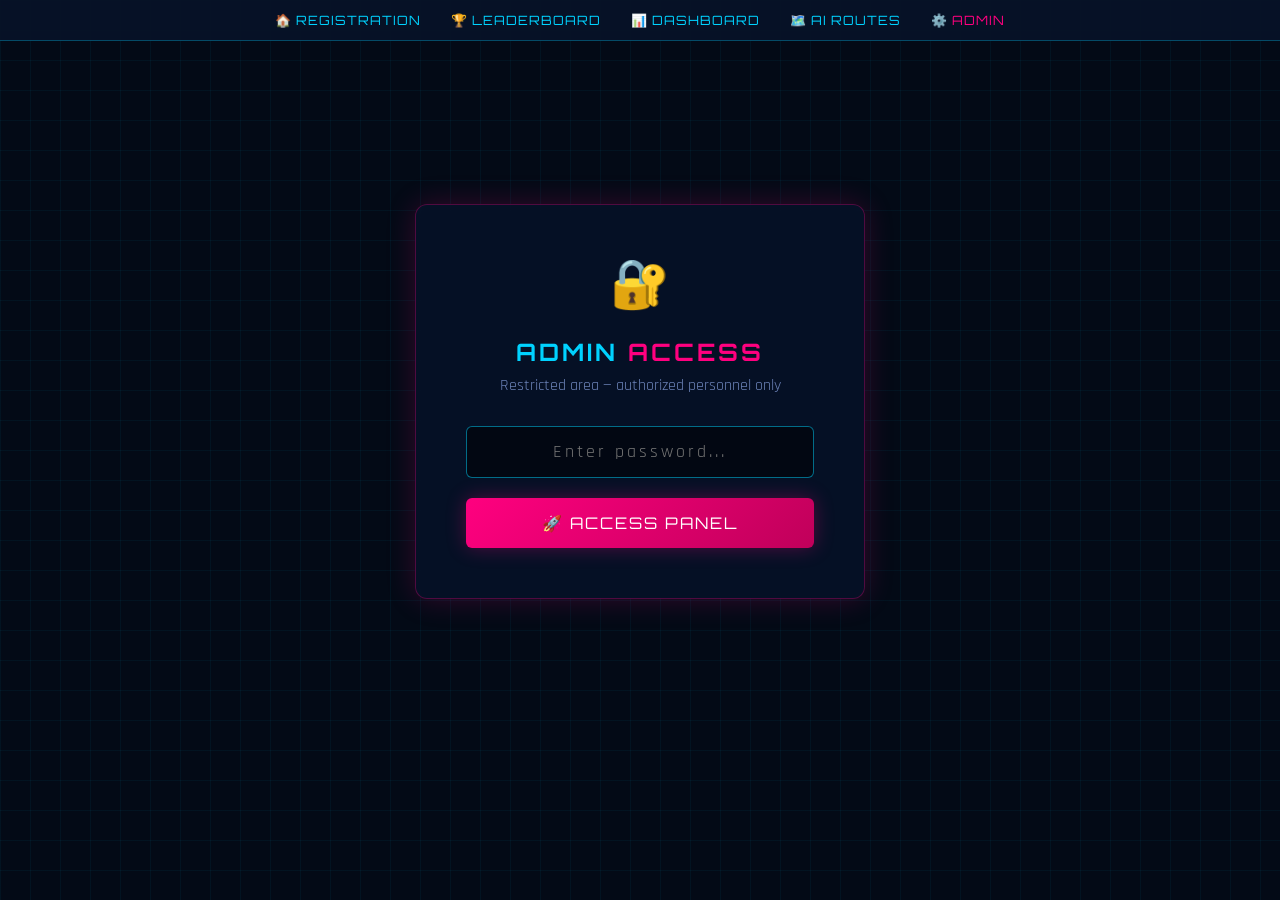
<file: frontend/admin.html>
<!DOCTYPE html>
<html lang="en">
<head>
    <meta charset="UTF-8">
    <meta name="viewport" content="width=device-width, initial-scale=1.0">
    <title>AeroRide | Admin Panel</title>
    <link href="https://fonts.googleapis.com/css2?family=Orbitron:wght@400;700&family=Rajdhani:wght@400;600&display=swap" rel="stylesheet">
    <style>
        :root {
            --bg-color: #030a16;
            --panel-bg: rgba(7, 18, 40, 0.85);
            --primary-blue: #00d2ff;
            --neon-pink: #ff007f;
            --text-main: #e0eaff;
            --text-muted: #6b82b8;
            --font-head: 'Orbitron', sans-serif;
            --font-body: 'Rajdhani', sans-serif;
        }

        * { box-sizing: border-box; margin: 0; padding: 0; }

        body {
            background-color: var(--bg-color);
            color: var(--text-main);
            font-family: var(--font-body);
            min-height: 100vh;
            padding: 0;
        }

        body::before {
            content: '';
            position: fixed;
            top: 0; left: 0; right: 0; bottom: 0;
            background: 
                linear-gradient(rgba(0, 210, 255, 0.05) 1px, transparent 1px),
                linear-gradient(90deg, rgba(0, 210, 255, 0.05) 1px, transparent 1px);
            background-size: 30px 30px;
            z-index: -1;
        }

        nav {
            width: 100%;
            background: rgba(7,18,40,0.95);
            padding: 12px 30px;
            display: flex;
            justify-content: center;
            gap: 30px;
            border-bottom: 1px solid rgba(0,210,255,0.3);
            position: sticky;
            top: 0;
            z-index: 999;
        }

        nav a {
            color: #00d2ff;
            text-decoration: none;
            font-family: var(--font-head);
            font-size: 0.8rem;
            letter-spacing: 1px;
            transition: color 0.3s;
        }

        nav a:hover { color: #ff007f; }
        nav a.active { color: #ff007f; }

        .page-content {
            padding: 40px 20px;
            max-width: 1200px;
            margin: 0 auto;
        }

        /* Login Section */
        .login-wrapper {
            display: flex;
            justify-content: center;
            align-items: center;
            min-height: 80vh;
        }

        .login-card {
            background: var(--panel-bg);
            border: 1px solid rgba(255, 0, 127, 0.3);
            border-radius: 12px;
            padding: 50px;
            width: 100%;
            max-width: 450px;
            text-align: center;
            box-shadow: 0 0 30px rgba(255, 0, 127, 0.2);
            backdrop-filter: blur(10px);
        }

        .login-card .lock-icon {
            font-size: 3rem;
            margin-bottom: 20px;
        }

        .login-card h2 {
            font-family: var(--font-head);
            color: var(--primary-blue);
            font-size: 1.5rem;
            letter-spacing: 3px;
            margin-bottom: 8px;
        }

        .login-card p {
            color: var(--text-muted);
            font-size: 1rem;
            margin-bottom: 30px;
        }

        .input-group {
            position: relative;
            margin-bottom: 20px;
        }

        .input-group input {
            width: 100%;
            background: rgba(0, 0, 0, 0.5);
            border: 1px solid rgba(0, 210, 255, 0.5);
            color: #fff;
            padding: 14px 16px;
            font-family: var(--font-body);
            font-size: 1.1rem;
            border-radius: 6px;
            outline: none;
            transition: all 0.3s;
            text-align: center;
            letter-spacing: 3px;
        }

        .input-group input:focus {
            border-color: var(--neon-pink);
            box-shadow: 0 0 10px rgba(255, 0, 127, 0.3);
        }

        .access-btn {
            width: 100%;
            background: linear-gradient(135deg, #ff007f, #c0005a);
            color: #fff;
            border: none;
            padding: 15px;
            font-family: var(--font-head);
            font-size: 1rem;
            letter-spacing: 2px;
            cursor: pointer;
            border-radius: 6px;
            text-transform: uppercase;
            transition: all 0.3s ease;
            box-shadow: 0 0 20px rgba(255, 0, 127, 0.3);
        }

        .access-btn:hover {
            background: linear-gradient(135deg, #ff3399, #ff007f);
            box-shadow: 0 0 30px rgba(255, 0, 127, 0.6);
            transform: translateY(-2px);
        }

        /* Admin Dashboard */
        .admin-header {
            display: flex;
            justify-content: space-between;
            align-items: center;
            margin-bottom: 30px;
            padding-bottom: 20px;
            border-bottom: 1px solid rgba(0, 210, 255, 0.3);
        }

        .admin-header h1 {
            font-family: var(--font-head);
            font-size: 1.8rem;
            color: var(--primary-blue);
            letter-spacing: 3px;
        }

        .admin-header h1 span { color: var(--neon-pink); }

        .stats-row {
            display: grid;
            grid-template-columns: repeat(auto-fit, minmax(180px, 1fr));
            gap: 16px;
            margin-bottom: 30px;
        }

        .stat-box {
            background: var(--panel-bg);
            border: 1px solid rgba(0, 210, 255, 0.2);
            border-radius: 10px;
            padding: 20px;
            text-align: center;
        }

        .stat-box h4 {
            font-family: var(--font-head);
            font-size: 0.7rem;
            color: var(--text-muted);
            letter-spacing: 1px;
            margin-bottom: 8px;
        }

        .stat-box p {
            font-family: var(--font-head);
            font-size: 2rem;
            color: var(--primary-blue);
        }

        .stat-box.pink p { color: var(--neon-pink); }

        .actions-bar {
            display: flex;
            gap: 15px;
            margin-bottom: 25px;
            flex-wrap: wrap;
        }

        .btn-danger {
            background: transparent;
            color: var(--neon-pink);
            border: 1px solid var(--neon-pink);
            padding: 10px 20px;
            font-family: var(--font-head);
            font-size: 0.75rem;
            letter-spacing: 1px;
            cursor: pointer;
            border-radius: 6px;
            text-transform: uppercase;
            transition: all 0.3s;
        }

        .btn-danger:hover {
            background: var(--neon-pink);
            color: #fff;
            box-shadow: 0 0 15px rgba(255, 0, 127, 0.4);
        }

        .btn-refresh {
            background: transparent;
            color: var(--primary-blue);
            border: 1px solid var(--primary-blue);
            padding: 10px 20px;
            font-family: var(--font-head);
            font-size: 0.75rem;
            letter-spacing: 1px;
            cursor: pointer;
            border-radius: 6px;
            text-transform: uppercase;
            transition: all 0.3s;
        }

        .btn-refresh:hover {
            background: var(--primary-blue);
            color: #000;
        }

        .table-wrapper {
            background: var(--panel-bg);
            border: 1px solid rgba(0, 210, 255, 0.2);
            border-radius: 12px;
            overflow: hidden;
        }

        .table-wrapper table {
            width: 100%;
            border-collapse: collapse;
        }

        .table-wrapper thead tr {
            background: rgba(0, 210, 255, 0.1);
            border-bottom: 2px solid rgba(0, 210, 255, 0.3);
        }

        .table-wrapper th {
            font-family: var(--font-head);
            color: var(--neon-pink);
            text-align: left;
            padding: 14px 16px;
            font-size: 0.75rem;
            letter-spacing: 1px;
        }

        .table-wrapper td {
            padding: 14px 16px;
            border-bottom: 1px solid rgba(0, 210, 255, 0.1);
            font-size: 1rem;
            color: var(--text-main);
        }

        .table-wrapper tr:last-child td { border-bottom: none; }

        .table-wrapper tr:hover td {
            background: rgba(255, 0, 127, 0.05);
        }

        .badge {
            display: inline-block;
            padding: 3px 10px;
            border-radius: 20px;
            font-size: 0.8rem;
            font-family: var(--font-head);
            letter-spacing: 1px;
        }

        .badge-beginner { background: rgba(0, 210, 255, 0.15); color: #00d2ff; border: 1px solid rgba(0,210,255,0.3); }
        .badge-intermediate { background: rgba(255, 165, 0, 0.15); color: #ffa500; border: 1px solid rgba(255,165,0,0.3); }
        .badge-advanced { background: rgba(255, 0, 127, 0.15); color: #ff007f; border: 1px solid rgba(255,0,127,0.3); }

        .btn-delete {
            background: transparent;
            border: 1px solid rgba(255, 0, 127, 0.5);
            color: #ff007f;
            padding: 5px 12px;
            cursor: pointer;
            font-family: var(--font-head);
            font-size: 0.65rem;
            letter-spacing: 1px;
            border-radius: 4px;
            transition: all 0.3s;
        }

        .btn-delete:hover {
            background: rgba(255, 0, 127, 0.2);
            border-color: #ff007f;
        }

        .hidden { display: none; }

        .rank-num {
            color: var(--primary-blue);
            font-family: var(--font-head);
            font-weight: bold;
        }

        .empty-state {
            text-align: center;
            padding: 60px 20px;
            color: var(--text-muted);
            font-size: 1.1rem;
        }
    </style>
</head>
<body>

<nav>
    <a href="/frontend/index.html">🏠 REGISTRATION</a>
    <a href="/frontend/leaderboard.html">🏆 LEADERBOARD</a>
    <a href="/dashboard/index.html">📊 DASHBOARD</a>
    <a href="/frontend/routes.html">🗺️ AI ROUTES</a>
    <a href="/frontend/admin.html" class="active">⚙️ ADMIN</a>
</nav>

<!-- LOGIN SECTION -->
<div id="loginSection" class="login-wrapper">
    <div class="login-card">
        <div class="lock-icon">🔐</div>
        <h2>ADMIN <span style="color: #ff007f;">ACCESS</span></h2>
        <p>Restricted area — authorized personnel only</p>
        <div class="input-group">
            <input type="password" id="adminPassword" placeholder="Enter password..." 
                onkeypress="if(event.key==='Enter') checkPassword()">
        </div>
        <button onclick="checkPassword()" class="access-btn">🚀 ACCESS PANEL</button>
    </div>
</div>

<!-- ADMIN CONTENT -->
<div id="adminContent" class="hidden page-content">

    <div class="admin-header">
        <div>
            <h1>AERORIDE <span>ADMIN</span></h1>
            <p style="color: var(--text-muted); font-size: 0.9rem; margin-top: 4px;">Participant Management Panel</p>
        </div>
        <div style="font-family: var(--font-head); font-size: 0.8rem; color: var(--text-muted);">
            SESSION ACTIVE ✅
        </div>
    </div>

    <div class="stats-row">
        <div class="stat-box">
            <h4>TOTAL PARTICIPANTS</h4>
            <p id="totalCount">0</p>
        </div>
        <div class="stat-box pink">
            <h4>SPOTS REMAINING</h4>
            <p id="spotsLeft">50</p>
        </div>
        <div class="stat-box">
            <h4>BIKE RENTALS</h4>
            <p id="rentCount">0</p>
        </div>
        <div class="stat-box pink">
            <h4>OWN BIKES</h4>
            <p id="ownCount">0</p>
        </div>
    </div>

    <div class="actions-bar">
        <button onclick="loadParticipants()" class="btn-refresh">🔄 REFRESH</button>
        <button onclick="resetAll()" class="btn-danger">⚠️ RESET ALL PARTICIPANTS</button>
    </div>

    <div class="table-wrapper">
        <table>
            <thead>
                <tr>
                    <th>#</th>
                    <th>NAME</th>
                    <th>STRAVA SCORE</th>
                    <th>LEVEL</th>
                    <th>BIKE</th>
                    <th>WEIGHT</th>
                    <th>NEEDS</th>
                    <th>ACTION</th>
                </tr>
            </thead>
            <tbody id="adminTableBody">
                <tr>
                    <td colspan="8" class="empty-state">Loading participants...</td>
                </tr>
            </tbody>
        </table>
    </div>
</div>

<script>
    const API_URL = "/api";
    const ADMIN_PASSWORD = "aeroride2026";

    function checkPassword() {
        const password = document.getElementById('adminPassword').value;
        if (password === ADMIN_PASSWORD) {
            document.getElementById('loginSection').classList.add('hidden');
            document.getElementById('adminContent').classList.remove('hidden');
            loadParticipants();
        } else {
            document.getElementById('adminPassword').style.borderColor = '#ff007f';
            document.getElementById('adminPassword').style.boxShadow = '0 0 10px rgba(255,0,127,0.5)';
            setTimeout(() => {
                document.getElementById('adminPassword').style.borderColor = '';
                document.getElementById('adminPassword').style.boxShadow = '';
            }, 1000);
        }
    }

    async function loadParticipants() {
        try {
            const response = await fetch(`${API_URL}/participants/`);
            const data = await response.json();

            document.getElementById('totalCount').innerText = data.total;
            document.getElementById('spotsLeft').innerText = 50 - data.total;

            const rentCount = data.participants.filter(p => p.bikeStatus.includes('Renting')).length;
            const ownCount = data.participants.filter(p => p.bikeStatus === 'Own Bike').length;
            document.getElementById('rentCount').innerText = rentCount;
            document.getElementById('ownCount').innerText = ownCount;

            const tbody = document.getElementById('adminTableBody');

            if (data.participants.length === 0) {
                tbody.innerHTML = `<tr><td colspan="8" class="empty-state">No participants registered yet.</td></tr>`;
                return;
            }

            tbody.innerHTML = '';
            data.participants.forEach((p, index) => {
                const levelClass = p.level === 'Beginner' ? 'badge-beginner' : p.level === 'Intermediate' ? 'badge-intermediate' : 'badge-advanced';
                const row = document.createElement('tr');
                row.innerHTML = `
                    <td class="rank-num">${index + 1}</td>
                    <td><strong>${p.firstName} ${p.lastName}</strong></td>
                    <td style="color: var(--primary-blue); font-weight: bold;">${p.stravaScore}</td>
                    <td><span class="badge ${levelClass}">${p.level}</span></td>
                    <td>${p.bikeStatus}</td>
                    <td>${p.weight} kg</td>
                    <td style="color: var(--text-muted); font-size: 0.9rem;">${p.needs || '—'}</td>
                    <td>
                        <button class="btn-delete" onclick="deleteParticipant(${p.id})">DELETE</button>
                    </td>
                `;
                tbody.appendChild(row);
            });
        } catch (error) {
            console.error("Error loading participants:", error);
        }
    }

    async function deleteParticipant(id) {
        if (!confirm("Are you sure you want to delete this participant?")) return;
        try {
            await fetch(`${API_URL}/participants/${id}`, { method: 'DELETE' });
            loadParticipants();
        } catch (error) {
            console.error("Error deleting participant:", error);
        }
    }

    async function resetAll() {
        if (!confirm("⚠️ DELETE ALL participants? This cannot be undone.")) return;
        try {
            await fetch(`${API_URL}/participants/reset`, { method: 'DELETE' });
            loadParticipants();
        } catch (error) {
            console.error("Error resetting participants:", error);
        }
    }
</script>
</body>
</html>
</file>
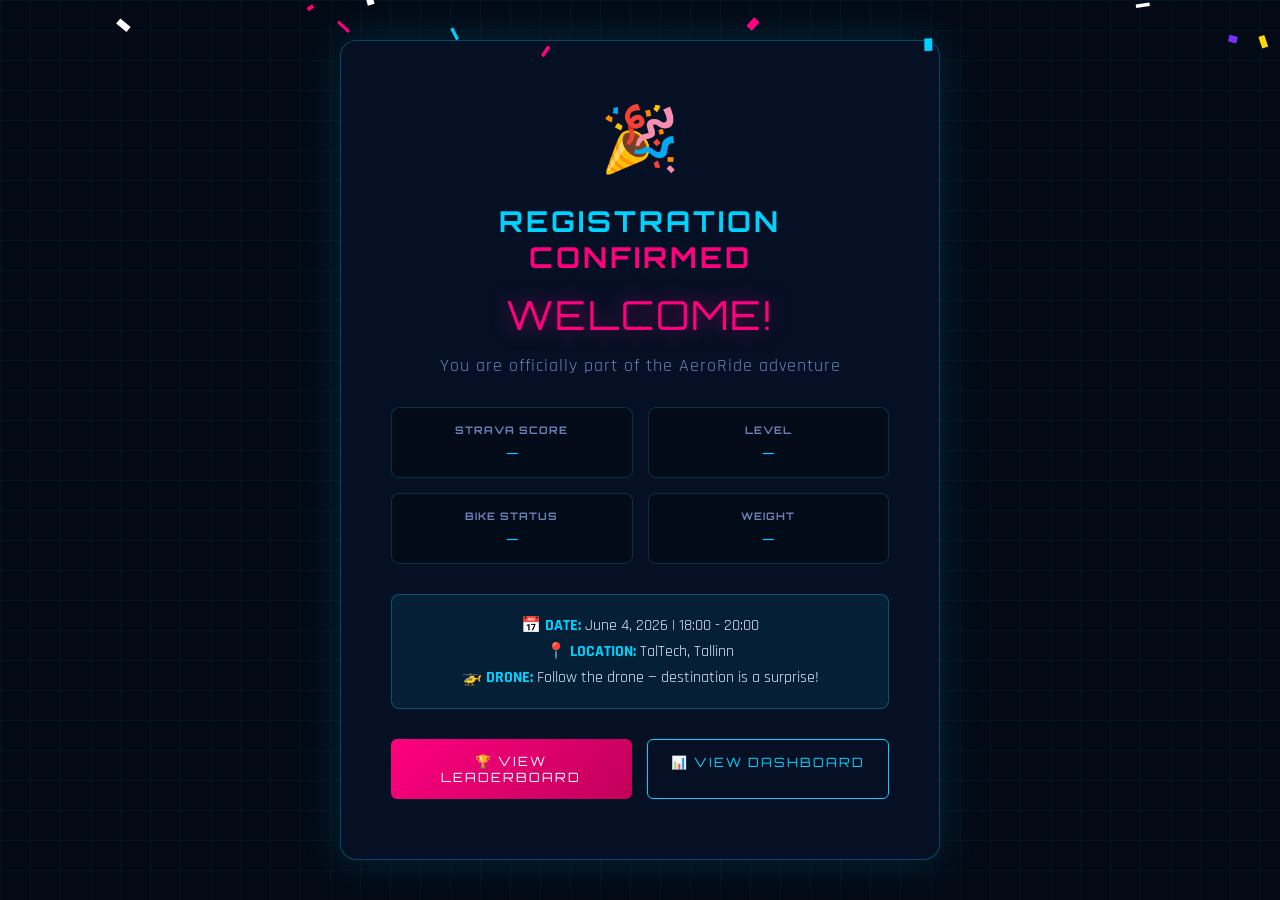
<file: frontend/confirmation.html>
<!DOCTYPE html>
<html lang="en">
<head>
    <meta charset="UTF-8">
    <meta name="viewport" content="width=device-width, initial-scale=1.0">
    <title>AeroRide | Registration Confirmed</title>
    <link href="https://fonts.googleapis.com/css2?family=Orbitron:wght@400;700&family=Rajdhani:wght@400;600&display=swap" rel="stylesheet">
    <style>
        :root {
            --bg-color: #030a16;
            --panel-bg: rgba(7, 18, 40, 0.85);
            --primary-blue: #00d2ff;
            --neon-pink: #ff007f;
            --text-main: #e0eaff;
            --text-muted: #6b82b8;
            --font-head: 'Orbitron', sans-serif;
            --font-body: 'Rajdhani', sans-serif;
        }

        * { box-sizing: border-box; margin: 0; padding: 0; }

        body {
            background-color: var(--bg-color);
            color: var(--text-main);
            font-family: var(--font-body);
            min-height: 100vh;
            display: flex;
            flex-direction: column;
            align-items: center;
            justify-content: center;
            padding: 20px;
        }

        body::before {
            content: '';
            position: fixed;
            top: 0; left: 0; right: 0; bottom: 0;
            background: 
                linear-gradient(rgba(0, 210, 255, 0.05) 1px, transparent 1px),
                linear-gradient(90deg, rgba(0, 210, 255, 0.05) 1px, transparent 1px);
            background-size: 30px 30px;
            z-index: -1;
        }

        .confirmation-card {
            background: var(--panel-bg);
            border: 1px solid rgba(0, 210, 255, 0.3);
            border-radius: 16px;
            padding: 60px 50px;
            max-width: 600px;
            width: 100%;
            text-align: center;
            box-shadow: 0 0 40px rgba(0, 210, 255, 0.15);
            backdrop-filter: blur(10px);
            animation: fadeIn 0.8s ease;
        }

        @keyframes fadeIn {
            from { opacity: 0; transform: translateY(20px); }
            to { opacity: 1; transform: translateY(0); }
        }

        .success-icon {
            font-size: 4rem;
            margin-bottom: 20px;
            animation: bounce 1s ease 0.5s both;
        }

        @keyframes bounce {
            0% { transform: scale(0); }
            60% { transform: scale(1.2); }
            100% { transform: scale(1); }
        }

        h1 {
            font-family: var(--font-head);
            font-size: 1.8rem;
            color: var(--primary-blue);
            letter-spacing: 3px;
            margin-bottom: 10px;
        }

        h1 span { color: var(--neon-pink); }

        .welcome-name {
            font-family: var(--font-head);
            font-size: 2.5rem;
            color: var(--neon-pink);
            text-shadow: 0 0 20px rgba(255, 0, 127, 0.5);
            margin: 15px 0;
            letter-spacing: 2px;
        }

        .subtitle {
            color: var(--text-muted);
            font-size: 1.1rem;
            letter-spacing: 1px;
            margin-bottom: 30px;
        }

        .info-grid {
            display: grid;
            grid-template-columns: 1fr 1fr;
            gap: 15px;
            margin: 30px 0;
        }

        .info-box {
            background: rgba(0, 0, 0, 0.3);
            border: 1px solid rgba(0, 210, 255, 0.2);
            border-radius: 8px;
            padding: 15px;
        }

        .info-box h4 {
            font-family: var(--font-head);
            font-size: 0.65rem;
            color: var(--text-muted);
            letter-spacing: 1px;
            margin-bottom: 6px;
        }

        .info-box p {
            font-family: var(--font-head);
            font-size: 0.95rem;
            color: var(--primary-blue);
        }

        .event-reminder {
            background: rgba(0, 210, 255, 0.08);
            border: 1px solid rgba(0, 210, 255, 0.3);
            border-radius: 8px;
            padding: 15px 20px;
            margin: 20px 0;
            font-size: 1rem;
        }

        .event-reminder p { margin: 5px 0; }
        .event-reminder strong { color: var(--primary-blue); }

        .btn-group {
            display: flex;
            gap: 15px;
            margin-top: 30px;
            flex-wrap: wrap;
        }

        .btn-primary {
            flex: 1;
            background: linear-gradient(135deg, #ff007f, #c0005a);
            color: #fff;
            border: none;
            padding: 14px;
            font-family: var(--font-head);
            font-size: 0.8rem;
            letter-spacing: 2px;
            cursor: pointer;
            border-radius: 6px;
            text-decoration: none;
            display: block;
            text-align: center;
            transition: all 0.3s;
        }

        .btn-primary:hover {
            box-shadow: 0 0 20px rgba(255, 0, 127, 0.5);
            transform: translateY(-2px);
        }

        .btn-secondary {
            flex: 1;
            background: transparent;
            color: var(--primary-blue);
            border: 1px solid var(--primary-blue);
            padding: 14px;
            font-family: var(--font-head);
            font-size: 0.8rem;
            letter-spacing: 2px;
            cursor: pointer;
            border-radius: 6px;
            text-decoration: none;
            display: block;
            text-align: center;
            transition: all 0.3s;
        }

        .btn-secondary:hover {
            background: var(--primary-blue);
            color: #000;
        }

        .confetti {
            position: fixed;
            top: 0;
            left: 0;
            width: 100%;
            height: 100%;
            pointer-events: none;
            z-index: 999;
        }
    </style>
</head>
<body>

<canvas class="confetti" id="confetti"></canvas>

<div class="confirmation-card">
    <div class="success-icon">🎉</div>
    <h1>REGISTRATION <span>CONFIRMED</span></h1>
    <div class="welcome-name" id="welcomeName">WELCOME!</div>
    <p class="subtitle">You are officially part of the AeroRide adventure</p>

    <div class="info-grid">
        <div class="info-box">
            <h4>STRAVA SCORE</h4>
            <p id="confirmStrava">—</p>
        </div>
        <div class="info-box">
            <h4>LEVEL</h4>
            <p id="confirmLevel">—</p>
        </div>
        <div class="info-box">
            <h4>BIKE STATUS</h4>
            <p id="confirmBike">—</p>
        </div>
        <div class="info-box">
            <h4>WEIGHT</h4>
            <p id="confirmWeight">—</p>
        </div>
    </div>

    <div class="event-reminder">
        <p><strong>📅 DATE:</strong> June 4, 2026 | 18:00 - 20:00</p>
        <p><strong>📍 LOCATION:</strong> TalTech, Tallinn</p>
        <p><strong>🚁 DRONE:</strong> Follow the drone — destination is a surprise!</p>
    </div>

    <div class="btn-group">
        <a href="/frontend/leaderboard.html" class="btn-primary">🏆 VIEW LEADERBOARD</a>
        <a href="/dashboard/index.html" class="btn-secondary">📊 VIEW DASHBOARD</a>
    </div>
</div>

<script>
    // Load registration data from localStorage
    const participant = JSON.parse(localStorage.getItem('lastRegistration'));

    if (participant) {
        document.getElementById('welcomeName').innerText = `WELCOME, ${participant.firstName.toUpperCase()}!`;
        document.getElementById('confirmStrava').innerText = participant.stravaScore;
        document.getElementById('confirmLevel').innerText = participant.level;
        document.getElementById('confirmBike').innerText = participant.bikeStatus;
        document.getElementById('confirmWeight').innerText = `${participant.weight} kg`;
    }

    // Simple confetti animation
    const canvas = document.getElementById('confetti');
    const ctx = canvas.getContext('2d');
    canvas.width = window.innerWidth;
    canvas.height = window.innerHeight;

    const particles = [];
    const colors = ['#00d2ff', '#ff007f', '#7b2fff', '#FFD700', '#ffffff'];

    for (let i = 0; i < 150; i++) {
        particles.push({
            x: Math.random() * canvas.width,
            y: Math.random() * canvas.height - canvas.height,
            w: Math.random() * 10 + 5,
            h: Math.random() * 5 + 3,
            color: colors[Math.floor(Math.random() * colors.length)],
            speed: Math.random() * 3 + 1,
            angle: Math.random() * 360,
            rotation: Math.random() * 5 - 2.5
        });
    }

    function drawConfetti() {
        ctx.clearRect(0, 0, canvas.width, canvas.height);
        particles.forEach(p => {
            ctx.save();
            ctx.translate(p.x, p.y);
            ctx.rotate(p.angle * Math.PI / 180);
            ctx.fillStyle = p.color;
            ctx.fillRect(-p.w / 2, -p.h / 2, p.w, p.h);
            ctx.restore();
            p.y += p.speed;
            p.angle += p.rotation;
            if (p.y > canvas.height) {
                p.y = -10;
                p.x = Math.random() * canvas.width;
            }
        });
        requestAnimationFrame(drawConfetti);
    }

    drawConfetti();

    // Stop confetti after 4 seconds
    setTimeout(() => {
        ctx.clearRect(0, 0, canvas.width, canvas.height);
    }, 4000);
</script>
</body>
</html>
</file>
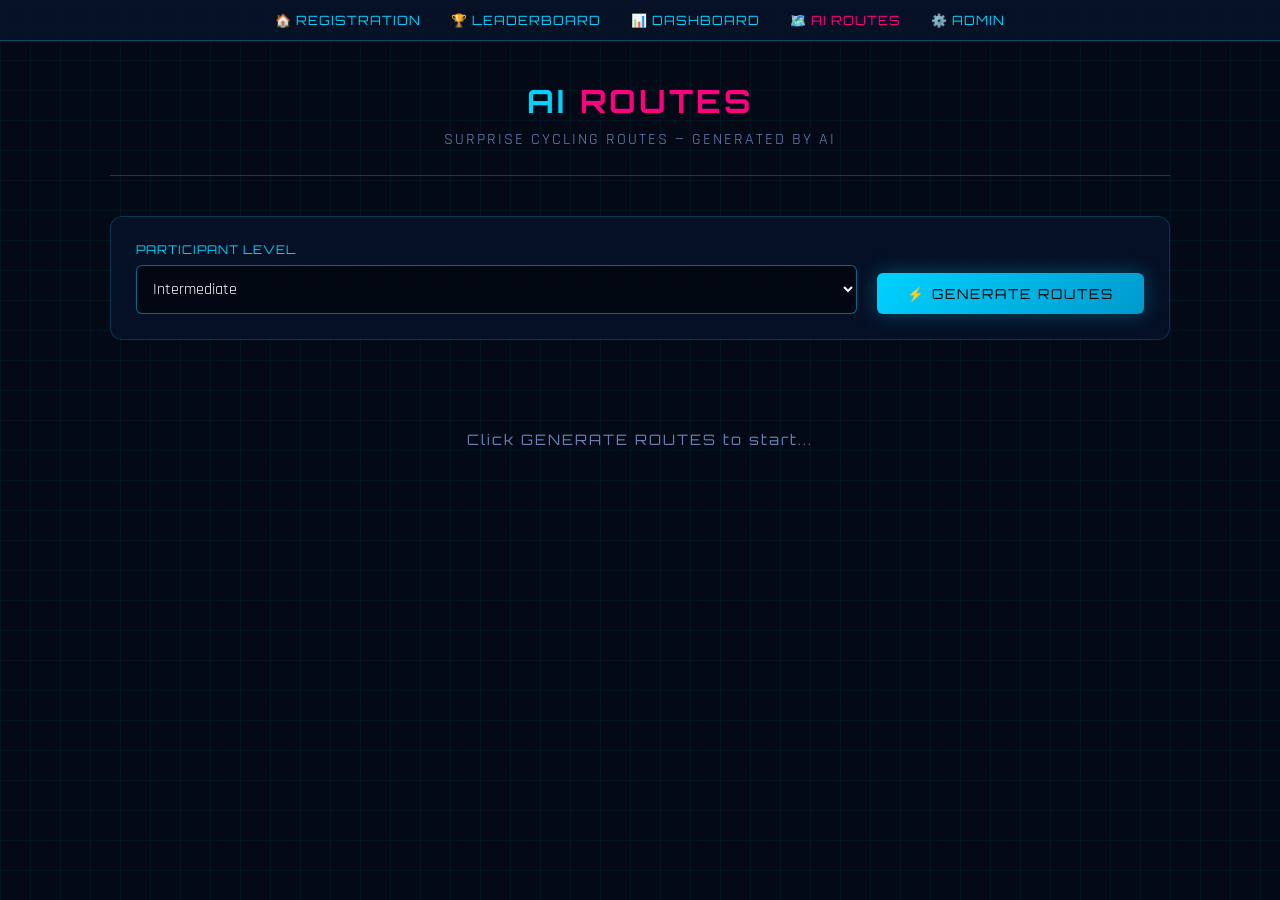
<file: frontend/routes.html>
<!DOCTYPE html>
<html lang="en">
<head>
    <meta charset="UTF-8">
    <meta name="viewport" content="width=device-width, initial-scale=1.0">
    <title>AeroRide | AI Routes</title>
    <link href="https://fonts.googleapis.com/css2?family=Orbitron:wght@400;700&family=Rajdhani:wght@400;600&display=swap" rel="stylesheet">
    <style>
        :root {
            --bg-color: #030a16;
            --panel-bg: rgba(7, 18, 40, 0.85);
            --primary-blue: #00d2ff;
            --neon-pink: #ff007f;
            --text-main: #e0eaff;
            --text-muted: #6b82b8;
            --font-head: 'Orbitron', sans-serif;
            --font-body: 'Rajdhani', sans-serif;
        }

        * { box-sizing: border-box; margin: 0; padding: 0; }

        body {
            background-color: var(--bg-color);
            color: var(--text-main);
            font-family: var(--font-body);
            min-height: 100vh;
            padding: 0;
        }

        body::before {
            content: '';
            position: fixed;
            top: 0; left: 0; right: 0; bottom: 0;
            background: 
                linear-gradient(rgba(0, 210, 255, 0.05) 1px, transparent 1px),
                linear-gradient(90deg, rgba(0, 210, 255, 0.05) 1px, transparent 1px);
            background-size: 30px 30px;
            z-index: -1;
        }

        nav {
            width: 100%;
            background: rgba(7,18,40,0.95);
            padding: 12px 30px;
            display: flex;
            justify-content: center;
            gap: 30px;
            border-bottom: 1px solid rgba(0,210,255,0.3);
            position: sticky;
            top: 0;
            z-index: 999;
        }

        nav a {
            color: #00d2ff;
            text-decoration: none;
            font-family: var(--font-head);
            font-size: 0.8rem;
            letter-spacing: 1px;
            transition: color 0.3s;
        }

        nav a:hover { color: #ff007f; }
        nav a.active { color: #ff007f; }

        .page-content {
            padding: 40px 20px;
            max-width: 1100px;
            margin: 0 auto;
        }

        .page-header {
            text-align: center;
            margin-bottom: 40px;
            padding-bottom: 25px;
            border-bottom: 1px solid rgba(0, 210, 255, 0.3);
        }

        .page-header h1 {
            font-family: var(--font-head);
            font-size: 2rem;
            color: var(--primary-blue);
            letter-spacing: 3px;
        }

        .page-header h1 span { color: var(--neon-pink); }

        .page-header p {
            color: var(--text-muted);
            letter-spacing: 2px;
            margin-top: 8px;
        }

        .controls {
            background: var(--panel-bg);
            border: 1px solid rgba(0, 210, 255, 0.2);
            border-radius: 12px;
            padding: 25px;
            margin-bottom: 30px;
            display: flex;
            gap: 20px;
            align-items: flex-end;
            flex-wrap: wrap;
        }

        .control-group {
            display: flex;
            flex-direction: column;
            gap: 8px;
            flex: 1;
            min-width: 150px;
        }

        .control-group label {
            font-family: var(--font-head);
            font-size: 0.75rem;
            color: var(--primary-blue);
            letter-spacing: 1px;
        }

        .control-group select {
            background: rgba(0, 0, 0, 0.5);
            border: 1px solid rgba(0, 210, 255, 0.5);
            color: #fff;
            padding: 12px;
            font-family: var(--font-body);
            font-size: 1rem;
            border-radius: 6px;
            outline: none;
        }

        .generate-btn {
            background: linear-gradient(135deg, #00d2ff, #0099cc);
            color: #000;
            border: none;
            padding: 12px 30px;
            font-family: var(--font-head);
            font-size: 0.85rem;
            letter-spacing: 2px;
            cursor: pointer;
            border-radius: 6px;
            text-transform: uppercase;
            transition: all 0.3s;
            box-shadow: 0 0 20px rgba(0, 210, 255, 0.3);
            white-space: nowrap;
        }

        .generate-btn:hover {
            background: linear-gradient(135deg, #33ddff, #00d2ff);
            box-shadow: 0 0 30px rgba(0, 210, 255, 0.6);
            transform: translateY(-2px);
        }

        .routes-grid {
            display: grid;
            grid-template-columns: repeat(auto-fit, minmax(320px, 1fr));
            gap: 25px;
        }

        .route-card {
            background: var(--panel-bg);
            border: 1px solid rgba(0, 210, 255, 0.2);
            border-radius: 12px;
            padding: 25px;
            transition: all 0.3s;
            position: relative;
            overflow: hidden;
        }

        .route-card::before {
            content: '';
            position: absolute;
            top: 0; left: 0;
            width: 4px;
            height: 100%;
            background: linear-gradient(180deg, #00d2ff, #ff007f);
        }

        .route-card:hover {
            border-color: rgba(0, 210, 255, 0.5);
            box-shadow: 0 0 20px rgba(0, 210, 255, 0.1);
            transform: translateY(-3px);
        }

        .route-name {
            font-family: var(--font-head);
            font-size: 1rem;
            color: var(--primary-blue);
            letter-spacing: 1px;
            margin-bottom: 15px;
        }

        .route-stats {
            display: grid;
            grid-template-columns: 1fr 1fr;
            gap: 10px;
            margin-bottom: 20px;
        }

        .route-stat {
            background: rgba(0, 0, 0, 0.3);
            border-radius: 6px;
            padding: 10px;
            text-align: center;
        }

        .route-stat h5 {
            font-family: var(--font-head);
            font-size: 0.6rem;
            color: var(--text-muted);
            letter-spacing: 1px;
            margin-bottom: 4px;
        }

        .route-stat p {
            font-family: var(--font-head);
            font-size: 1.1rem;
            color: var(--neon-pink);
        }

        .waypoints-title {
            font-family: var(--font-head);
            font-size: 0.7rem;
            color: var(--text-muted);
            letter-spacing: 1px;
            margin-bottom: 10px;
        }

        .waypoints-list {
            list-style: none;
            padding: 0;
        }

        .waypoints-list li {
            padding: 6px 10px;
            border-left: 2px solid rgba(0, 210, 255, 0.3);
            margin-bottom: 5px;
            font-size: 0.95rem;
            color: var(--text-main);
            position: relative;
        }

        .waypoints-list li:first-child {
            border-left-color: #00d2ff;
            color: var(--primary-blue);
            font-weight: bold;
        }

        .waypoints-list li:last-child {
            border-left-color: #ff007f;
            color: var(--neon-pink);
            font-weight: bold;
        }

        .duration-badge {
            display: inline-block;
            background: rgba(255, 0, 127, 0.15);
            border: 1px solid rgba(255, 0, 127, 0.3);
            color: var(--neon-pink);
            padding: 4px 12px;
            border-radius: 20px;
            font-family: var(--font-head);
            font-size: 0.7rem;
            letter-spacing: 1px;
            margin-bottom: 15px;
        }

        .loading {
            text-align: center;
            padding: 60px;
            color: var(--text-muted);
            font-family: var(--font-head);
            font-size: 0.9rem;
            letter-spacing: 2px;
        }

        .loading span {
            display: inline-block;
            animation: pulse 1.5s infinite;
        }

        @keyframes pulse {
            0%, 100% { opacity: 1; }
            50% { opacity: 0.3; }
        }
    </style>
</head>
<body>

<nav>
    <a href="/frontend/index.html">🏠 REGISTRATION</a>
    <a href="/frontend/leaderboard.html">🏆 LEADERBOARD</a>
    <a href="/dashboard/index.html">📊 DASHBOARD</a>
    <a href="/frontend/routes.html" class="active">🗺️ AI ROUTES</a>
    <a href="/frontend/admin.html">⚙️ ADMIN</a>
</nav>

<div class="page-content">
    <div class="page-header">
        <h1>AI <span>ROUTES</span></h1>
        <p>SURPRISE CYCLING ROUTES — GENERATED BY AI</p>
    </div>

    <div class="controls">
        <div class="control-group">
            <label>PARTICIPANT LEVEL</label>
            <select id="levelSelect">
                <option value="beginner">Beginner</option>
                <option value="intermediate" selected>Intermediate</option>
                <option value="advanced">Advanced</option>
            </select>
        </div>
        <button onclick="generateRoutes()" class="generate-btn">⚡ GENERATE ROUTES</button>
    </div>

    <div id="routesContainer" class="routes-grid">
        <div class="loading"><span>Click GENERATE ROUTES to start...</span></div>
    </div>
</div>

<script>
    const API_URL = "/api";

    async function generateRoutes() {
        const level = document.getElementById('levelSelect').value;
        const container = document.getElementById('routesContainer');

        container.innerHTML = '<div class="loading"><span>⚡ GENERATING ROUTES...</span></div>';

        try {
            const response = await fetch(`${API_URL}/participants/routes?level=${level}`);
            const data = await response.json();

            container.innerHTML = '';

            data.routes.forEach(route => {
                const card = document.createElement('div');
                card.className = 'route-card';
                card.innerHTML = `
                    <div class="route-name">🗺️ ${route.name}</div>
                    <div class="duration-badge">⏱ ${route.duration_minutes} MIN RIDE</div>
                    <div class="route-stats">
                        <div class="route-stat">
                            <h5>DISTANCE</h5>
                            <p>${route.estimated_distance_km} km</p>
                        </div>
                        <div class="route-stat">
                            <h5>CALORIES</h5>
                            <p>${route.estimated_calories} kcal</p>
                        </div>
                    </div>
                    <div class="waypoints-title">📍 WAYPOINTS</div>
                    <ul class="waypoints-list">
                        ${route.waypoints.map(w => `<li>${w.name}</li>`).join('')}
                    </ul>
                `;
                container.appendChild(card);
            });

        } catch (error) {
            container.innerHTML = '<div class="loading" style="color: #ff007f;">Error loading routes. Make sure the backend is running.</div>';
            console.error(error);
        }
    }
</script>
</body>
</html>
</file>
